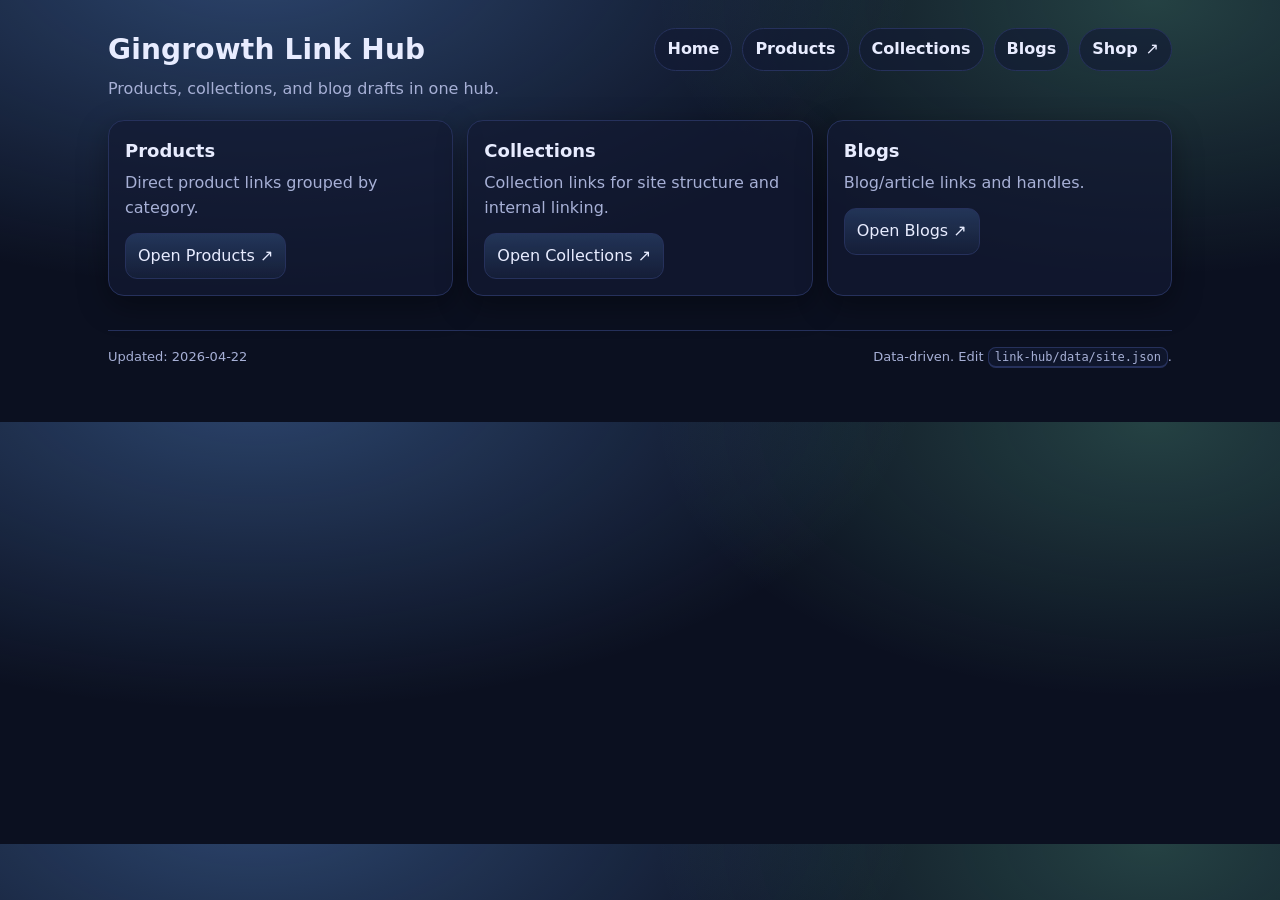
<file: docs/index.html>
<!doctype html>
<html lang="en">
<head>
  <meta charset="utf-8" />
  <meta name="viewport" content="width=device-width, initial-scale=1" />
  <title>Gingrowth Link Hub</title>
  <meta name="description" content="Products, collections, and blog drafts in one hub." />
  <link rel="stylesheet" href="./assets/styles.css" />
</head>
<body>
  <div class="container">
    <div class="topbar">
      <div class="brand">
        <h1>Gingrowth Link Hub</h1>
        <p>Products, collections, and blog drafts in one hub.</p>
      </div>
      <div class="pills">
        <a class="pill" href="./index.html"><strong>Home</strong></a>
        <a class="pill" href="./products/"><strong>Products</strong></a>
        <a class="pill" href="./collections/"><strong>Collections</strong></a>
        <a class="pill" href="./blogs/"><strong>Blogs</strong></a>
        <a class="pill" href="https://gingrowth.com/" target="_blank" rel="noopener noreferrer"><strong>Shop</strong> ↗</a>
      </div>
    </div>

    <div class="grid">
  <div class="card">
    <h2>Products</h2>
    <p>Direct product links grouped by category.</p>
    <a class="btn" href="./products/">Open Products ↗</a>
  </div>
  <div class="card">
    <h2>Collections</h2>
    <p>Collection links for site structure and internal linking.</p>
    <a class="btn" href="./collections/">Open Collections ↗</a>
  </div>
  <div class="card">
    <h2>Blogs</h2>
    <p>Blog/article links and handles.</p>
    <a class="btn" href="./blogs/">Open Blogs ↗</a>
  </div>
</div>


    <div class="footer">
      <div class="small">Updated: 2026-04-22</div>
      <div class="small">Data-driven. Edit <span class="kbd">link-hub/data/site.json</span>.</div>
    </div>
  </div>
  <script src="./assets/app.js"></script>
</body>
</html>
</file>
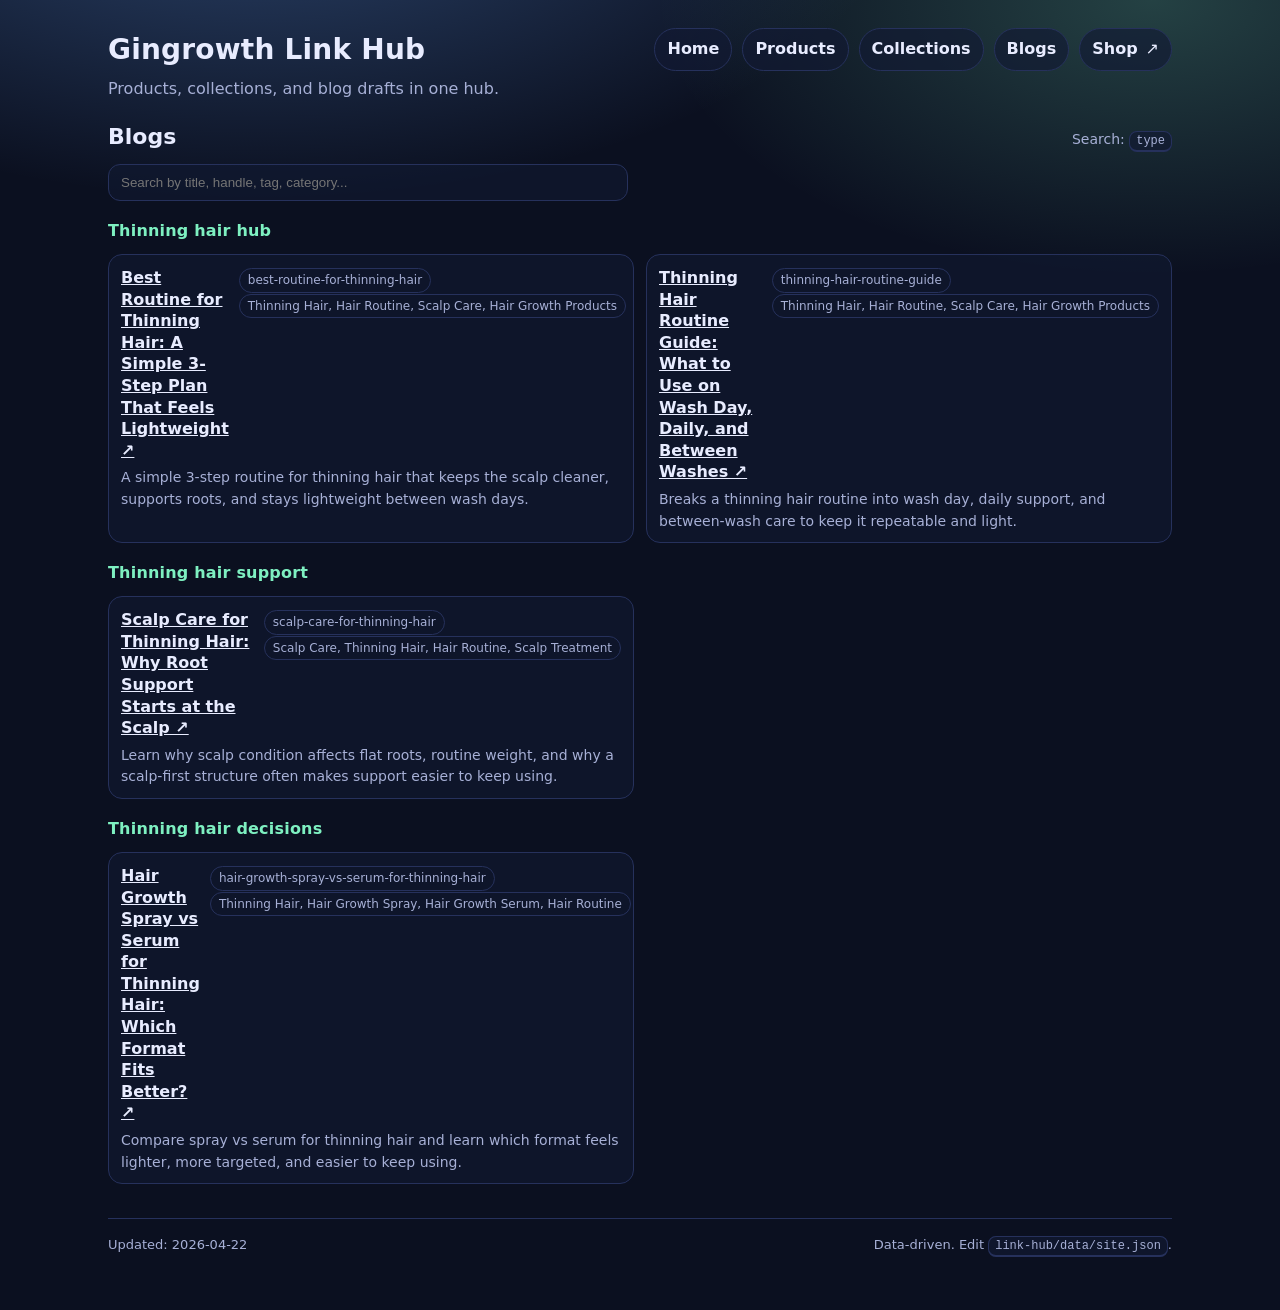
<file: docs/blogs/index.html>
<!doctype html>
<html lang="en">
<head>
  <meta charset="utf-8" />
  <meta name="viewport" content="width=device-width, initial-scale=1" />
  <title>Gingrowth Link Hub — Blogs</title>
  <meta name="description" content="Blog links." />
  <link rel="stylesheet" href="../assets/styles.css" />
</head>
<body>
  <div class="container">
    <div class="topbar">
      <div class="brand">
        <h1>Gingrowth Link Hub</h1>
        <p>Products, collections, and blog drafts in one hub.</p>
      </div>
      <div class="pills">
        <a class="pill" href="../index.html"><strong>Home</strong></a>
        <a class="pill" href="../products/"><strong>Products</strong></a>
        <a class="pill" href="../collections/"><strong>Collections</strong></a>
        <a class="pill" href="../blogs/"><strong>Blogs</strong></a>
        <a class="pill" href="https://gingrowth.com/" target="_blank" rel="noopener noreferrer"><strong>Shop</strong> ↗</a>
      </div>
    </div>

    <div class="page-title">
  <h2>Blogs</h2>
  <div class="hint">Search: <span class="kbd">type</span></div>
</div>
<div class="search">
  <input data-role="search" type="search" placeholder="Search by title, handle, tag, category..." />
</div>


<div class="section">
  <h3>Thinning hair hub</h3>
  <div class="list">
<div class="item" data-role="item" data-search="best routine for thinning hair: a simple 3-step plan that feels lightweight https://gingrowth.com/blogs/hair-care/best-routine-for-thinning-hair best-routine-for-thinning-hair thinning hair hub thinning hair hair routine scalp care hair growth products a simple 3-step routine for thinning hair that keeps the scalp cleaner, supports roots, and stays lightweight between wash days.">
  <div class="row">
    <p class="title"><a href="https://gingrowth.com/blogs/hair-care/best-routine-for-thinning-hair" target="_blank" rel="noopener noreferrer">Best Routine for Thinning Hair: A Simple 3-Step Plan That Feels Lightweight ↗</a></p>
    <div><span class="badge">best-routine-for-thinning-hair</span> <span class="badge">Thinning Hair, Hair Routine, Scalp Care, Hair Growth Products</span></div>
  </div>
  <p class="meta">A simple 3-step routine for thinning hair that keeps the scalp cleaner, supports roots, and stays lightweight between wash days.</p>
</div>

<div class="item" data-role="item" data-search="thinning hair routine guide: what to use on wash day, daily, and between washes https://gingrowth.com/blogs/hair-care/thinning-hair-routine-guide thinning-hair-routine-guide thinning hair hub thinning hair hair routine scalp care hair growth products breaks a thinning hair routine into wash day, daily support, and between-wash care to keep it repeatable and light.">
  <div class="row">
    <p class="title"><a href="https://gingrowth.com/blogs/hair-care/thinning-hair-routine-guide" target="_blank" rel="noopener noreferrer">Thinning Hair Routine Guide: What to Use on Wash Day, Daily, and Between Washes ↗</a></p>
    <div><span class="badge">thinning-hair-routine-guide</span> <span class="badge">Thinning Hair, Hair Routine, Scalp Care, Hair Growth Products</span></div>
  </div>
  <p class="meta">Breaks a thinning hair routine into wash day, daily support, and between-wash care to keep it repeatable and light.</p>
</div></div>
</div>

<div class="section">
  <h3>Thinning hair support</h3>
  <div class="list">
<div class="item" data-role="item" data-search="scalp care for thinning hair: why root support starts at the scalp https://gingrowth.com/blogs/hair-care/scalp-care-for-thinning-hair scalp-care-for-thinning-hair thinning hair support scalp care thinning hair hair routine scalp treatment learn why scalp condition affects flat roots, routine weight, and why a scalp-first structure often makes support easier to keep using.">
  <div class="row">
    <p class="title"><a href="https://gingrowth.com/blogs/hair-care/scalp-care-for-thinning-hair" target="_blank" rel="noopener noreferrer">Scalp Care for Thinning Hair: Why Root Support Starts at the Scalp ↗</a></p>
    <div><span class="badge">scalp-care-for-thinning-hair</span> <span class="badge">Scalp Care, Thinning Hair, Hair Routine, Scalp Treatment</span></div>
  </div>
  <p class="meta">Learn why scalp condition affects flat roots, routine weight, and why a scalp-first structure often makes support easier to keep using.</p>
</div></div>
</div>

<div class="section">
  <h3>Thinning hair decisions</h3>
  <div class="list">
<div class="item" data-role="item" data-search="hair growth spray vs serum for thinning hair: which format fits better? https://gingrowth.com/blogs/hair-care/hair-growth-spray-vs-serum-for-thinning-hair hair-growth-spray-vs-serum-for-thinning-hair thinning hair decisions thinning hair hair growth spray hair growth serum hair routine compare spray vs serum for thinning hair and learn which format feels lighter, more targeted, and easier to keep using.">
  <div class="row">
    <p class="title"><a href="https://gingrowth.com/blogs/hair-care/hair-growth-spray-vs-serum-for-thinning-hair" target="_blank" rel="noopener noreferrer">Hair Growth Spray vs Serum for Thinning Hair: Which Format Fits Better? ↗</a></p>
    <div><span class="badge">hair-growth-spray-vs-serum-for-thinning-hair</span> <span class="badge">Thinning Hair, Hair Growth Spray, Hair Growth Serum, Hair Routine</span></div>
  </div>
  <p class="meta">Compare spray vs serum for thinning hair and learn which format feels lighter, more targeted, and easier to keep using.</p>
</div></div>
</div>


    <div class="footer">
      <div class="small">Updated: 2026-04-22</div>
      <div class="small">Data-driven. Edit <span class="kbd">link-hub/data/site.json</span>.</div>
    </div>
  </div>
  <script src="../assets/app.js"></script>
</body>
</html>
</file>
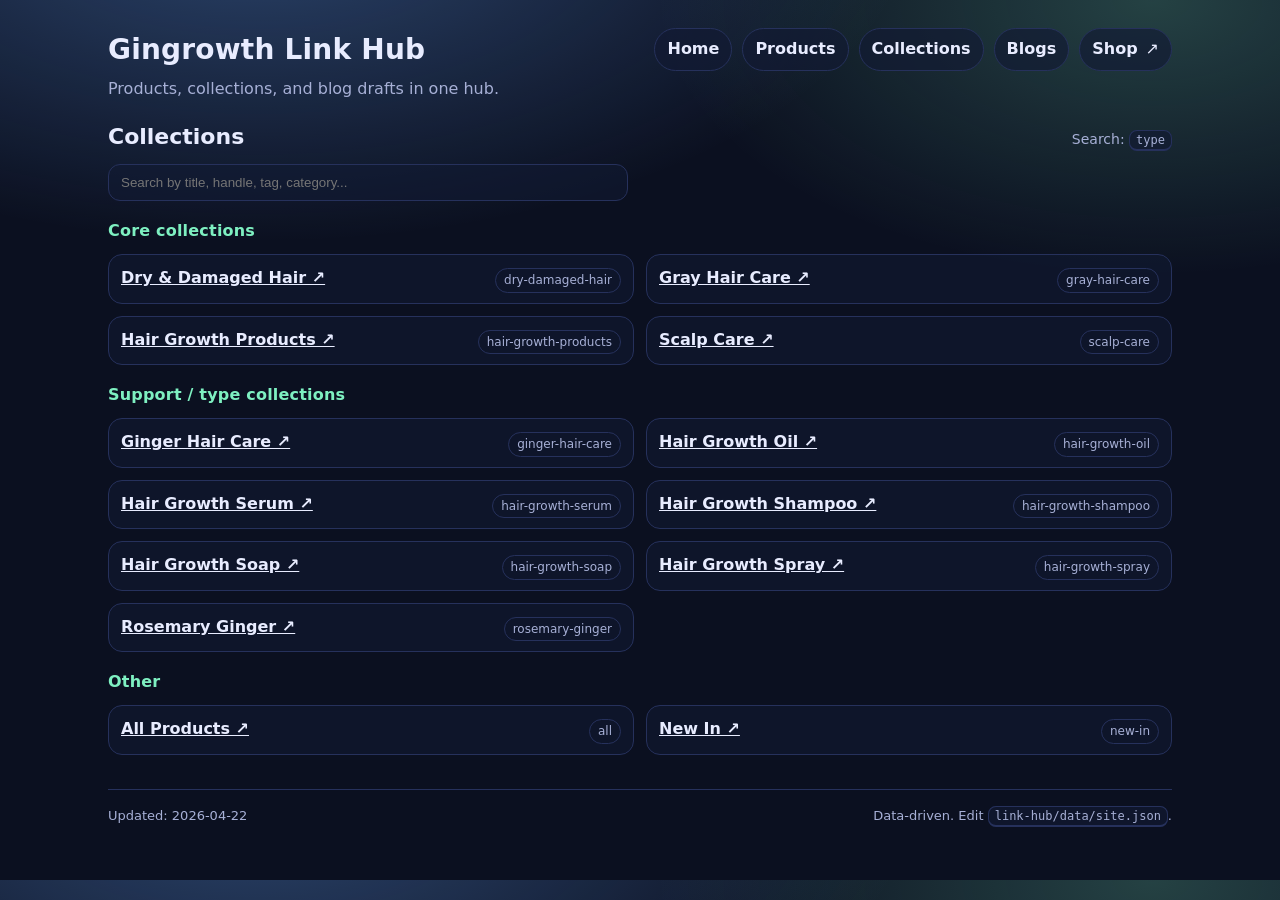
<file: docs/collections/index.html>
<!doctype html>
<html lang="en">
<head>
  <meta charset="utf-8" />
  <meta name="viewport" content="width=device-width, initial-scale=1" />
  <title>Gingrowth Link Hub — Collections</title>
  <meta name="description" content="Collection links." />
  <link rel="stylesheet" href="../assets/styles.css" />
</head>
<body>
  <div class="container">
    <div class="topbar">
      <div class="brand">
        <h1>Gingrowth Link Hub</h1>
        <p>Products, collections, and blog drafts in one hub.</p>
      </div>
      <div class="pills">
        <a class="pill" href="../index.html"><strong>Home</strong></a>
        <a class="pill" href="../products/"><strong>Products</strong></a>
        <a class="pill" href="../collections/"><strong>Collections</strong></a>
        <a class="pill" href="../blogs/"><strong>Blogs</strong></a>
        <a class="pill" href="https://gingrowth.com/" target="_blank" rel="noopener noreferrer"><strong>Shop</strong> ↗</a>
      </div>
    </div>

    <div class="page-title">
  <h2>Collections</h2>
  <div class="hint">Search: <span class="kbd">type</span></div>
</div>
<div class="search">
  <input data-role="search" type="search" placeholder="Search by title, handle, tag, category..." />
</div>


<div class="section">
  <h3>Core collections</h3>
  <div class="list">
<div class="item" data-role="item" data-search="dry &amp; damaged hair https://gingrowth.com/collections/dry-damaged-hair dry-damaged-hair core collections">
  <div class="row">
    <p class="title"><a href="https://gingrowth.com/collections/dry-damaged-hair" target="_blank" rel="noopener noreferrer">Dry &amp; Damaged Hair ↗</a></p>
    <div><span class="badge">dry-damaged-hair</span></div>
  </div>
  
</div>

<div class="item" data-role="item" data-search="gray hair care https://gingrowth.com/collections/gray-hair-care gray-hair-care core collections">
  <div class="row">
    <p class="title"><a href="https://gingrowth.com/collections/gray-hair-care" target="_blank" rel="noopener noreferrer">Gray Hair Care ↗</a></p>
    <div><span class="badge">gray-hair-care</span></div>
  </div>
  
</div>

<div class="item" data-role="item" data-search="hair growth products https://gingrowth.com/collections/hair-growth-products hair-growth-products core collections">
  <div class="row">
    <p class="title"><a href="https://gingrowth.com/collections/hair-growth-products" target="_blank" rel="noopener noreferrer">Hair Growth Products ↗</a></p>
    <div><span class="badge">hair-growth-products</span></div>
  </div>
  
</div>

<div class="item" data-role="item" data-search="scalp care https://gingrowth.com/collections/scalp-care scalp-care core collections">
  <div class="row">
    <p class="title"><a href="https://gingrowth.com/collections/scalp-care" target="_blank" rel="noopener noreferrer">Scalp Care ↗</a></p>
    <div><span class="badge">scalp-care</span></div>
  </div>
  
</div></div>
</div>

<div class="section">
  <h3>Support / type collections</h3>
  <div class="list">
<div class="item" data-role="item" data-search="ginger hair care https://gingrowth.com/collections/ginger-hair-care ginger-hair-care support / type collections">
  <div class="row">
    <p class="title"><a href="https://gingrowth.com/collections/ginger-hair-care" target="_blank" rel="noopener noreferrer">Ginger Hair Care ↗</a></p>
    <div><span class="badge">ginger-hair-care</span></div>
  </div>
  
</div>

<div class="item" data-role="item" data-search="hair growth oil https://gingrowth.com/collections/hair-growth-oil hair-growth-oil support / type collections">
  <div class="row">
    <p class="title"><a href="https://gingrowth.com/collections/hair-growth-oil" target="_blank" rel="noopener noreferrer">Hair Growth Oil ↗</a></p>
    <div><span class="badge">hair-growth-oil</span></div>
  </div>
  
</div>

<div class="item" data-role="item" data-search="hair growth serum https://gingrowth.com/collections/hair-growth-serum hair-growth-serum support / type collections">
  <div class="row">
    <p class="title"><a href="https://gingrowth.com/collections/hair-growth-serum" target="_blank" rel="noopener noreferrer">Hair Growth Serum ↗</a></p>
    <div><span class="badge">hair-growth-serum</span></div>
  </div>
  
</div>

<div class="item" data-role="item" data-search="hair growth shampoo https://gingrowth.com/collections/hair-growth-shampoo hair-growth-shampoo support / type collections">
  <div class="row">
    <p class="title"><a href="https://gingrowth.com/collections/hair-growth-shampoo" target="_blank" rel="noopener noreferrer">Hair Growth Shampoo ↗</a></p>
    <div><span class="badge">hair-growth-shampoo</span></div>
  </div>
  
</div>

<div class="item" data-role="item" data-search="hair growth soap https://gingrowth.com/collections/hair-growth-soap hair-growth-soap support / type collections">
  <div class="row">
    <p class="title"><a href="https://gingrowth.com/collections/hair-growth-soap" target="_blank" rel="noopener noreferrer">Hair Growth Soap ↗</a></p>
    <div><span class="badge">hair-growth-soap</span></div>
  </div>
  
</div>

<div class="item" data-role="item" data-search="hair growth spray https://gingrowth.com/collections/hair-growth-spray hair-growth-spray support / type collections">
  <div class="row">
    <p class="title"><a href="https://gingrowth.com/collections/hair-growth-spray" target="_blank" rel="noopener noreferrer">Hair Growth Spray ↗</a></p>
    <div><span class="badge">hair-growth-spray</span></div>
  </div>
  
</div>

<div class="item" data-role="item" data-search="rosemary ginger https://gingrowth.com/collections/rosemary-ginger rosemary-ginger support / type collections">
  <div class="row">
    <p class="title"><a href="https://gingrowth.com/collections/rosemary-ginger" target="_blank" rel="noopener noreferrer">Rosemary Ginger ↗</a></p>
    <div><span class="badge">rosemary-ginger</span></div>
  </div>
  
</div></div>
</div>

<div class="section">
  <h3>Other</h3>
  <div class="list">
<div class="item" data-role="item" data-search="all products https://gingrowth.com/collections/all all other">
  <div class="row">
    <p class="title"><a href="https://gingrowth.com/collections/all" target="_blank" rel="noopener noreferrer">All Products ↗</a></p>
    <div><span class="badge">all</span></div>
  </div>
  
</div>

<div class="item" data-role="item" data-search="new in https://gingrowth.com/collections/new-in new-in other">
  <div class="row">
    <p class="title"><a href="https://gingrowth.com/collections/new-in" target="_blank" rel="noopener noreferrer">New In ↗</a></p>
    <div><span class="badge">new-in</span></div>
  </div>
  
</div></div>
</div>


    <div class="footer">
      <div class="small">Updated: 2026-04-22</div>
      <div class="small">Data-driven. Edit <span class="kbd">link-hub/data/site.json</span>.</div>
    </div>
  </div>
  <script src="../assets/app.js"></script>
</body>
</html>
</file>
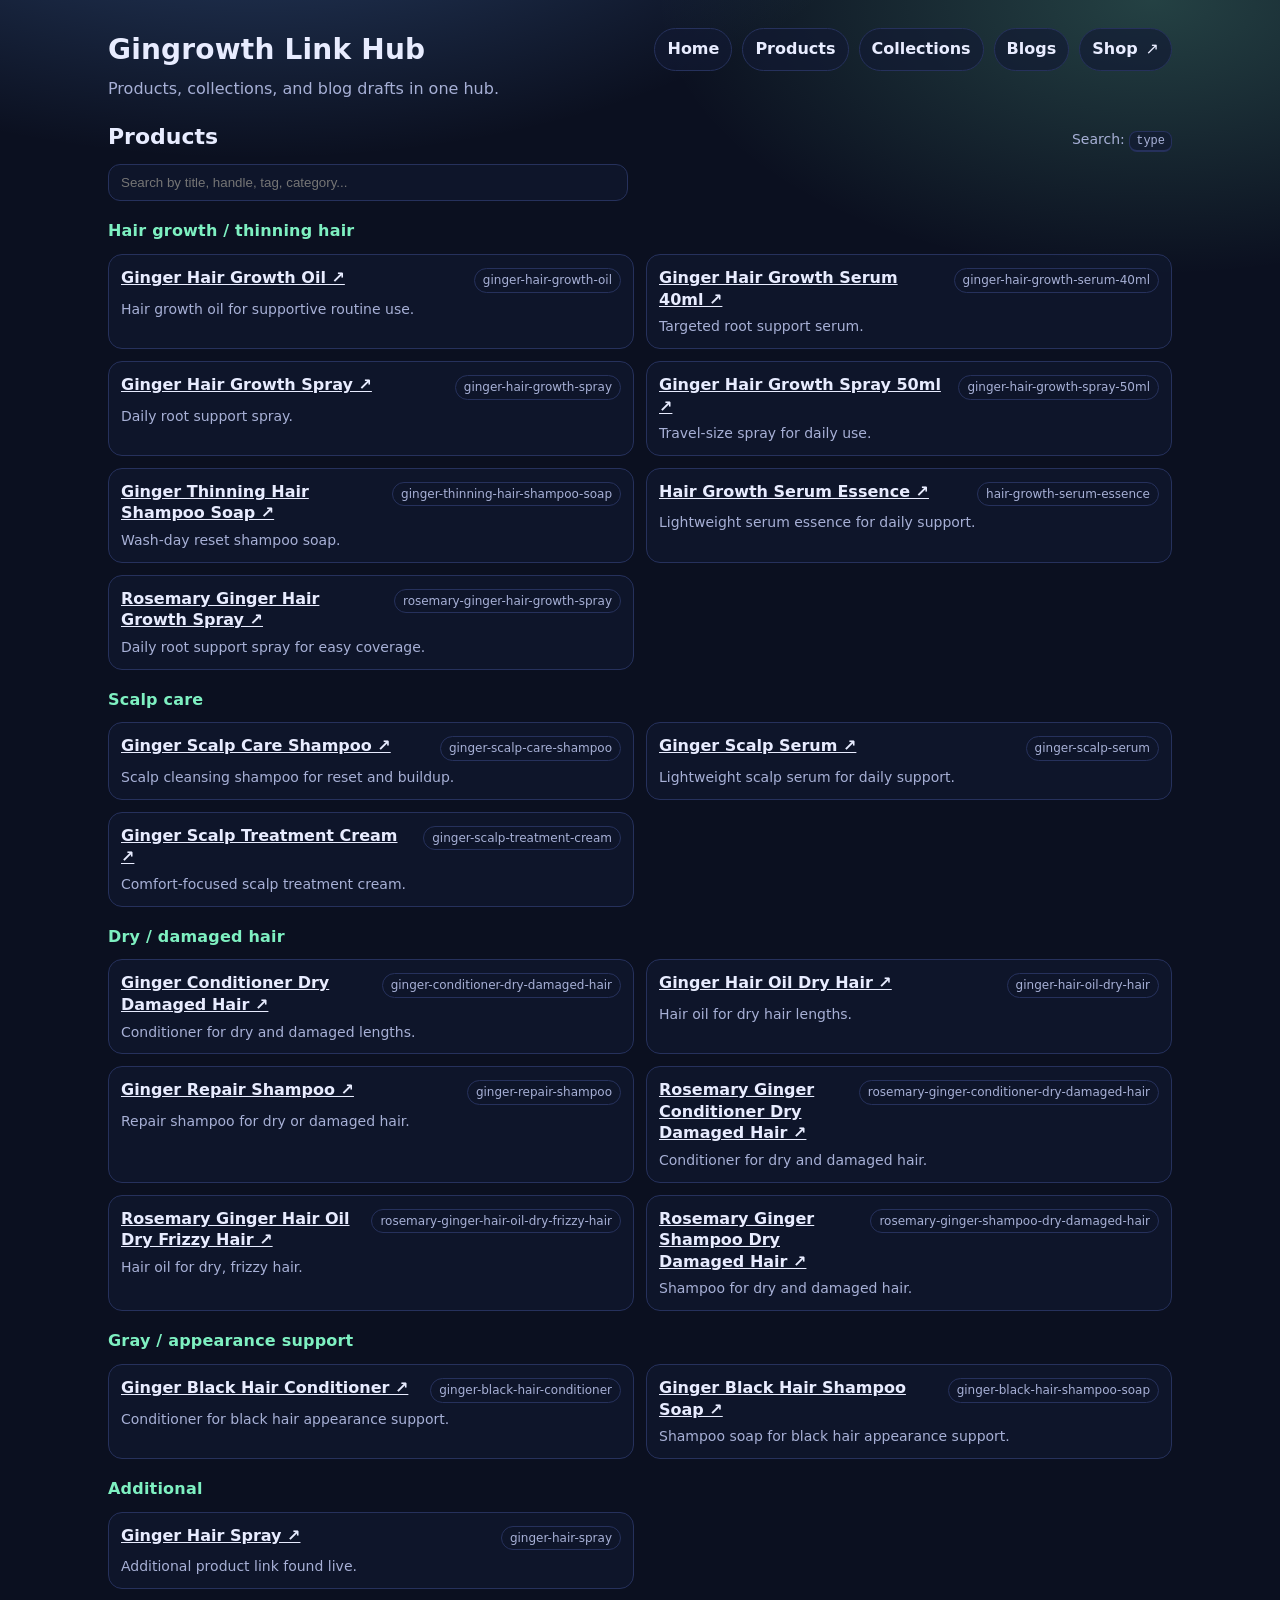
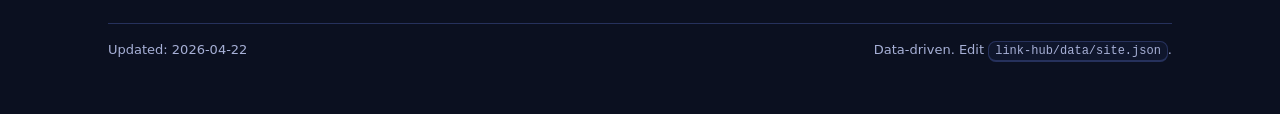
<file: docs/products/index.html>
<!doctype html>
<html lang="en">
<head>
  <meta charset="utf-8" />
  <meta name="viewport" content="width=device-width, initial-scale=1" />
  <title>Gingrowth Link Hub — Products</title>
  <meta name="description" content="Product links." />
  <link rel="stylesheet" href="../assets/styles.css" />
</head>
<body>
  <div class="container">
    <div class="topbar">
      <div class="brand">
        <h1>Gingrowth Link Hub</h1>
        <p>Products, collections, and blog drafts in one hub.</p>
      </div>
      <div class="pills">
        <a class="pill" href="../index.html"><strong>Home</strong></a>
        <a class="pill" href="../products/"><strong>Products</strong></a>
        <a class="pill" href="../collections/"><strong>Collections</strong></a>
        <a class="pill" href="../blogs/"><strong>Blogs</strong></a>
        <a class="pill" href="https://gingrowth.com/" target="_blank" rel="noopener noreferrer"><strong>Shop</strong> ↗</a>
      </div>
    </div>

    <div class="page-title">
  <h2>Products</h2>
  <div class="hint">Search: <span class="kbd">type</span></div>
</div>
<div class="search">
  <input data-role="search" type="search" placeholder="Search by title, handle, tag, category..." />
</div>


<div class="section">
  <h3>Hair growth / thinning hair</h3>
  <div class="list">
<div class="item" data-role="item" data-search="ginger hair growth oil https://gingrowth.com/products/ginger-hair-growth-oil ginger-hair-growth-oil hair growth / thinning hair hair growth oil for supportive routine use.">
  <div class="row">
    <p class="title"><a href="https://gingrowth.com/products/ginger-hair-growth-oil" target="_blank" rel="noopener noreferrer">Ginger Hair Growth Oil ↗</a></p>
    <div><span class="badge">ginger-hair-growth-oil</span></div>
  </div>
  <p class="meta">Hair growth oil for supportive routine use.</p>
</div>

<div class="item" data-role="item" data-search="ginger hair growth serum 40ml https://gingrowth.com/products/ginger-hair-growth-serum-40ml ginger-hair-growth-serum-40ml hair growth / thinning hair targeted root support serum.">
  <div class="row">
    <p class="title"><a href="https://gingrowth.com/products/ginger-hair-growth-serum-40ml" target="_blank" rel="noopener noreferrer">Ginger Hair Growth Serum 40ml ↗</a></p>
    <div><span class="badge">ginger-hair-growth-serum-40ml</span></div>
  </div>
  <p class="meta">Targeted root support serum.</p>
</div>

<div class="item" data-role="item" data-search="ginger hair growth spray https://gingrowth.com/products/ginger-hair-growth-spray ginger-hair-growth-spray hair growth / thinning hair daily root support spray.">
  <div class="row">
    <p class="title"><a href="https://gingrowth.com/products/ginger-hair-growth-spray" target="_blank" rel="noopener noreferrer">Ginger Hair Growth Spray ↗</a></p>
    <div><span class="badge">ginger-hair-growth-spray</span></div>
  </div>
  <p class="meta">Daily root support spray.</p>
</div>

<div class="item" data-role="item" data-search="ginger hair growth spray 50ml https://gingrowth.com/products/ginger-hair-growth-spray-50ml ginger-hair-growth-spray-50ml hair growth / thinning hair travel-size spray for daily use.">
  <div class="row">
    <p class="title"><a href="https://gingrowth.com/products/ginger-hair-growth-spray-50ml" target="_blank" rel="noopener noreferrer">Ginger Hair Growth Spray 50ml ↗</a></p>
    <div><span class="badge">ginger-hair-growth-spray-50ml</span></div>
  </div>
  <p class="meta">Travel-size spray for daily use.</p>
</div>

<div class="item" data-role="item" data-search="ginger thinning hair shampoo soap https://gingrowth.com/products/ginger-thinning-hair-shampoo-soap ginger-thinning-hair-shampoo-soap hair growth / thinning hair wash-day reset shampoo soap.">
  <div class="row">
    <p class="title"><a href="https://gingrowth.com/products/ginger-thinning-hair-shampoo-soap" target="_blank" rel="noopener noreferrer">Ginger Thinning Hair Shampoo Soap ↗</a></p>
    <div><span class="badge">ginger-thinning-hair-shampoo-soap</span></div>
  </div>
  <p class="meta">Wash-day reset shampoo soap.</p>
</div>

<div class="item" data-role="item" data-search="hair growth serum essence https://gingrowth.com/products/hair-growth-serum-essence hair-growth-serum-essence hair growth / thinning hair lightweight serum essence for daily support.">
  <div class="row">
    <p class="title"><a href="https://gingrowth.com/products/hair-growth-serum-essence" target="_blank" rel="noopener noreferrer">Hair Growth Serum Essence ↗</a></p>
    <div><span class="badge">hair-growth-serum-essence</span></div>
  </div>
  <p class="meta">Lightweight serum essence for daily support.</p>
</div>

<div class="item" data-role="item" data-search="rosemary ginger hair growth spray https://gingrowth.com/products/rosemary-ginger-hair-growth-spray rosemary-ginger-hair-growth-spray hair growth / thinning hair daily root support spray for easy coverage.">
  <div class="row">
    <p class="title"><a href="https://gingrowth.com/products/rosemary-ginger-hair-growth-spray" target="_blank" rel="noopener noreferrer">Rosemary Ginger Hair Growth Spray ↗</a></p>
    <div><span class="badge">rosemary-ginger-hair-growth-spray</span></div>
  </div>
  <p class="meta">Daily root support spray for easy coverage.</p>
</div></div>
</div>

<div class="section">
  <h3>Scalp care</h3>
  <div class="list">
<div class="item" data-role="item" data-search="ginger scalp care shampoo https://gingrowth.com/products/ginger-scalp-care-shampoo ginger-scalp-care-shampoo scalp care scalp cleansing shampoo for reset and buildup.">
  <div class="row">
    <p class="title"><a href="https://gingrowth.com/products/ginger-scalp-care-shampoo" target="_blank" rel="noopener noreferrer">Ginger Scalp Care Shampoo ↗</a></p>
    <div><span class="badge">ginger-scalp-care-shampoo</span></div>
  </div>
  <p class="meta">Scalp cleansing shampoo for reset and buildup.</p>
</div>

<div class="item" data-role="item" data-search="ginger scalp serum https://gingrowth.com/products/ginger-scalp-serum ginger-scalp-serum scalp care lightweight scalp serum for daily support.">
  <div class="row">
    <p class="title"><a href="https://gingrowth.com/products/ginger-scalp-serum" target="_blank" rel="noopener noreferrer">Ginger Scalp Serum ↗</a></p>
    <div><span class="badge">ginger-scalp-serum</span></div>
  </div>
  <p class="meta">Lightweight scalp serum for daily support.</p>
</div>

<div class="item" data-role="item" data-search="ginger scalp treatment cream https://gingrowth.com/products/ginger-scalp-treatment-cream ginger-scalp-treatment-cream scalp care comfort-focused scalp treatment cream.">
  <div class="row">
    <p class="title"><a href="https://gingrowth.com/products/ginger-scalp-treatment-cream" target="_blank" rel="noopener noreferrer">Ginger Scalp Treatment Cream ↗</a></p>
    <div><span class="badge">ginger-scalp-treatment-cream</span></div>
  </div>
  <p class="meta">Comfort-focused scalp treatment cream.</p>
</div></div>
</div>

<div class="section">
  <h3>Dry / damaged hair</h3>
  <div class="list">
<div class="item" data-role="item" data-search="ginger conditioner dry damaged hair https://gingrowth.com/products/ginger-conditioner-dry-damaged-hair ginger-conditioner-dry-damaged-hair dry / damaged hair conditioner for dry and damaged lengths.">
  <div class="row">
    <p class="title"><a href="https://gingrowth.com/products/ginger-conditioner-dry-damaged-hair" target="_blank" rel="noopener noreferrer">Ginger Conditioner Dry Damaged Hair ↗</a></p>
    <div><span class="badge">ginger-conditioner-dry-damaged-hair</span></div>
  </div>
  <p class="meta">Conditioner for dry and damaged lengths.</p>
</div>

<div class="item" data-role="item" data-search="ginger hair oil dry hair https://gingrowth.com/products/ginger-hair-oil-dry-hair ginger-hair-oil-dry-hair dry / damaged hair hair oil for dry hair lengths.">
  <div class="row">
    <p class="title"><a href="https://gingrowth.com/products/ginger-hair-oil-dry-hair" target="_blank" rel="noopener noreferrer">Ginger Hair Oil Dry Hair ↗</a></p>
    <div><span class="badge">ginger-hair-oil-dry-hair</span></div>
  </div>
  <p class="meta">Hair oil for dry hair lengths.</p>
</div>

<div class="item" data-role="item" data-search="ginger repair shampoo https://gingrowth.com/products/ginger-repair-shampoo ginger-repair-shampoo dry / damaged hair repair shampoo for dry or damaged hair.">
  <div class="row">
    <p class="title"><a href="https://gingrowth.com/products/ginger-repair-shampoo" target="_blank" rel="noopener noreferrer">Ginger Repair Shampoo ↗</a></p>
    <div><span class="badge">ginger-repair-shampoo</span></div>
  </div>
  <p class="meta">Repair shampoo for dry or damaged hair.</p>
</div>

<div class="item" data-role="item" data-search="rosemary ginger conditioner dry damaged hair https://gingrowth.com/products/rosemary-ginger-conditioner-dry-damaged-hair rosemary-ginger-conditioner-dry-damaged-hair dry / damaged hair conditioner for dry and damaged hair.">
  <div class="row">
    <p class="title"><a href="https://gingrowth.com/products/rosemary-ginger-conditioner-dry-damaged-hair" target="_blank" rel="noopener noreferrer">Rosemary Ginger Conditioner Dry Damaged Hair ↗</a></p>
    <div><span class="badge">rosemary-ginger-conditioner-dry-damaged-hair</span></div>
  </div>
  <p class="meta">Conditioner for dry and damaged hair.</p>
</div>

<div class="item" data-role="item" data-search="rosemary ginger hair oil dry frizzy hair https://gingrowth.com/products/rosemary-ginger-hair-oil-dry-frizzy-hair rosemary-ginger-hair-oil-dry-frizzy-hair dry / damaged hair hair oil for dry, frizzy hair.">
  <div class="row">
    <p class="title"><a href="https://gingrowth.com/products/rosemary-ginger-hair-oil-dry-frizzy-hair" target="_blank" rel="noopener noreferrer">Rosemary Ginger Hair Oil Dry Frizzy Hair ↗</a></p>
    <div><span class="badge">rosemary-ginger-hair-oil-dry-frizzy-hair</span></div>
  </div>
  <p class="meta">Hair oil for dry, frizzy hair.</p>
</div>

<div class="item" data-role="item" data-search="rosemary ginger shampoo dry damaged hair https://gingrowth.com/products/rosemary-ginger-shampoo-dry-damaged-hair rosemary-ginger-shampoo-dry-damaged-hair dry / damaged hair shampoo for dry and damaged hair.">
  <div class="row">
    <p class="title"><a href="https://gingrowth.com/products/rosemary-ginger-shampoo-dry-damaged-hair" target="_blank" rel="noopener noreferrer">Rosemary Ginger Shampoo Dry Damaged Hair ↗</a></p>
    <div><span class="badge">rosemary-ginger-shampoo-dry-damaged-hair</span></div>
  </div>
  <p class="meta">Shampoo for dry and damaged hair.</p>
</div></div>
</div>

<div class="section">
  <h3>Gray / appearance support</h3>
  <div class="list">
<div class="item" data-role="item" data-search="ginger black hair conditioner https://gingrowth.com/products/ginger-black-hair-conditioner ginger-black-hair-conditioner gray / appearance support conditioner for black hair appearance support.">
  <div class="row">
    <p class="title"><a href="https://gingrowth.com/products/ginger-black-hair-conditioner" target="_blank" rel="noopener noreferrer">Ginger Black Hair Conditioner ↗</a></p>
    <div><span class="badge">ginger-black-hair-conditioner</span></div>
  </div>
  <p class="meta">Conditioner for black hair appearance support.</p>
</div>

<div class="item" data-role="item" data-search="ginger black hair shampoo soap https://gingrowth.com/products/ginger-black-hair-shampoo-soap ginger-black-hair-shampoo-soap gray / appearance support shampoo soap for black hair appearance support.">
  <div class="row">
    <p class="title"><a href="https://gingrowth.com/products/ginger-black-hair-shampoo-soap" target="_blank" rel="noopener noreferrer">Ginger Black Hair Shampoo Soap ↗</a></p>
    <div><span class="badge">ginger-black-hair-shampoo-soap</span></div>
  </div>
  <p class="meta">Shampoo soap for black hair appearance support.</p>
</div></div>
</div>

<div class="section">
  <h3>Additional</h3>
  <div class="list">
<div class="item" data-role="item" data-search="ginger hair spray https://gingrowth.com/products/ginger-hair-spray ginger-hair-spray additional additional product link found live.">
  <div class="row">
    <p class="title"><a href="https://gingrowth.com/products/ginger-hair-spray" target="_blank" rel="noopener noreferrer">Ginger Hair Spray ↗</a></p>
    <div><span class="badge">ginger-hair-spray</span></div>
  </div>
  <p class="meta">Additional product link found live.</p>
</div></div>
</div>


    <div class="footer">
      <div class="small">Updated: 2026-04-22</div>
      <div class="small">Data-driven. Edit <span class="kbd">link-hub/data/site.json</span>.</div>
    </div>
  </div>
  <script src="../assets/app.js"></script>
</body>
</html>
</file>
<file: docs/assets/styles.css>
:root{--bg:#0b1020;--panel:#121a33;--text:#e8ecff;--muted:#a7b0d6;--line:#26315c;--brand:#6aa9ff;--brand2:#7ef0c1;--shadow:0 10px 30px rgba(0,0,0,.35);--radius:16px;--max:1100px;font-synthesis:none;text-rendering:optimizeLegibility;-webkit-font-smoothing:antialiased;}
*{box-sizing:border-box}body{margin:0;font:16px/1.55 ui-sans-serif,system-ui,-apple-system,Segoe UI,Roboto,Helvetica,Arial; background:radial-gradient(1200px 600px at 20% -10%, rgba(106,169,255,.35), transparent 55%),radial-gradient(900px 500px at 90% 0%, rgba(126,240,193,.22), transparent 55%),var(--bg); color:var(--text)}
a{color:inherit}a:hover{color:var(--brand)}
.container{max-width:var(--max);margin:0 auto;padding:28px 18px 54px}
.topbar{display:flex;justify-content:space-between;gap:14px;align-items:flex-start;margin-bottom:18px}
.brand h1{font-size:28px;letter-spacing:.2px;margin:0 0 6px}
.brand p{margin:0;color:var(--muted)}
.pills{display:flex;flex-wrap:wrap;gap:10px;align-items:center;justify-content:flex-end}
.pill{display:inline-flex;gap:8px;align-items:center;padding:8px 12px;border:1px solid var(--line);border-radius:999px;background:rgba(18,26,51,.65);text-decoration:none}
.pill strong{font-weight:600}
.grid{display:grid;grid-template-columns:repeat(12,1fr);gap:14px;margin-top:18px}
.card{grid-column:span 12; background:rgba(18,26,51,.72); border:1px solid var(--line); border-radius:var(--radius); box-shadow:var(--shadow); padding:16px}
@media (min-width:760px){.card{grid-column:span 4}}
.card h2{margin:0 0 6px;font-size:18px}
.card p{margin:0 0 12px;color:var(--muted)}
.card a.btn{display:inline-flex;gap:8px;align-items:center;padding:10px 12px;border-radius:12px;border:1px solid var(--line);background:linear-gradient(180deg, rgba(106,169,255,.20), rgba(106,169,255,.05));text-decoration:none}
.card a.btn:hover{border-color:rgba(106,169,255,.7)}
.page-title{display:flex;flex-wrap:wrap;gap:12px;align-items:baseline;justify-content:space-between;margin:18px 0 10px}
.page-title h2{margin:0;font-size:22px}
.page-title .hint{color:var(--muted);font-size:14px}
.section{margin-top:18px}
.section h3{margin:0 0 10px;font-size:16px;color:var(--brand2);letter-spacing:.2px}
.list{display:grid;grid-template-columns:repeat(12,1fr);gap:12px}
.item{grid-column:span 12; border:1px solid var(--line); border-radius:14px; background:rgba(18,26,51,.55); padding:12px 12px 10px}
@media (min-width:760px){.item{grid-column:span 6}}
.item .row{display:flex;gap:10px;align-items:flex-start;justify-content:space-between}
.item .title{font-weight:650;margin:0;line-height:1.35}
.item .meta{margin:6px 0 0;color:var(--muted);font-size:14px}
.badge{display:inline-flex;align-items:center;padding:2px 8px;border-radius:999px;border:1px solid var(--line);color:var(--muted);font-size:12px;white-space:nowrap}
.kbd{font:12px/1.2 ui-monospace,SFMono-Regular,Menlo,Monaco,Consolas,monospace;border:1px solid var(--line);border-bottom-width:2px;background:rgba(18,26,51,.65);padding:2px 6px;border-radius:8px;color:var(--muted)}
.search{display:flex;gap:10px;align-items:center;margin:10px 0 0}
.search input{width:100%;max-width:520px;padding:10px 12px;border-radius:12px;border:1px solid var(--line);background:rgba(18,26,51,.55);color:var(--text);outline:none}
.search input:focus{border-color:rgba(106,169,255,.7)}
.footer{margin-top:34px;padding-top:16px;border-top:1px solid var(--line);color:var(--muted);display:flex;flex-wrap:wrap;gap:10px;justify-content:space-between}
.small{font-size:13px;color:var(--muted)}
.hidden{display:none}
</file>
